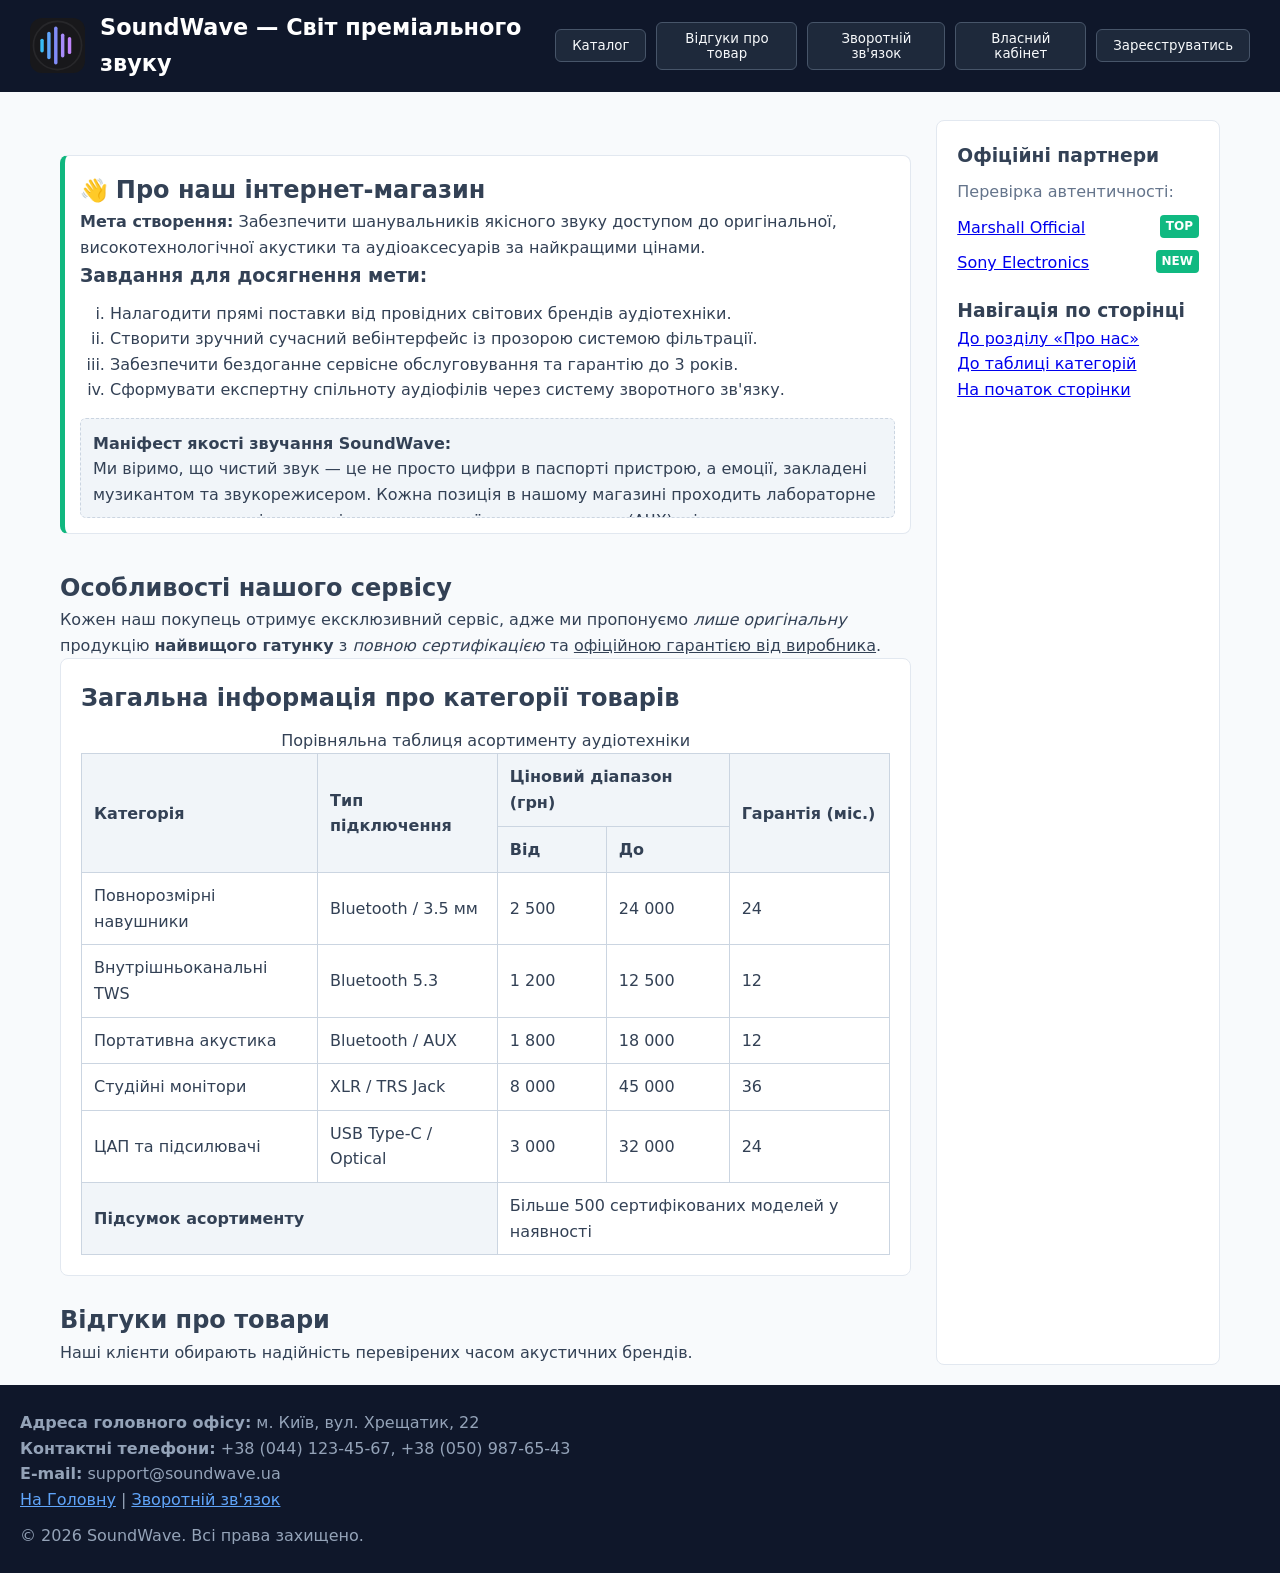
<file: lab1/index.html>
<!DOCTYPE html>
<html lang="uk">
<head>
    <meta charset="UTF-8">
    <meta name="viewport" content="width=device-width, initial-scale=1.0">
    <title>SoundWave - Інтернет-магазин аудіотехніки</title>
    <link rel="icon" type="image/svg+xml" href="logo.svg">
    
    <!-- Підключення скрипта клієнтської динаміки -->
    <script defer src="app.js"></script>

    <!-- 1. Підключення зовнішньої таблиці стилів (External CSS) -->
    <link rel="stylesheet" href="style.css">

    <!-- 2. Внутрішня таблиця стилів (Internal CSS) для демонстрації пріоритетності -->
    <style>
        /* Внутрішній стиль перевизначає колір рамки картки мети над зовнішнім файлом */
        .about-card {
            border-left: 5px solid hsl(160, 84%, 39%);
        }

        /* Використання властивості float для міні-бейджів у сайдбарі */
        .float-badge {
            float: right;
            background-color: rgb(16, 185, 129);
            color: #ffffff;
            font-size: 0.75rem;
            padding: 2px 6px;
            border-radius: 4px;
            font-weight: bold;
        }

        /* Очищення потоку після float */
        .clearfix::after {
            content: "";
            clear: both;
            display: table;
        }
    </style>
</head>
<body>

    <!-- Шапка сайту: абсолютно позиціонована з відступом 0 зверху (position: absolute; top: 0;) -->
    <header id="top" class="main-header">
        <div class="logo-box">
            <img src="logo.svg" alt="Логотип SoundWave" width="55" height="55">
            <h1>SoundWave — Світ преміального звуку</h1>
        </div>

        <nav class="header-nav">
            <ul>
                <li><a href="catalog.html"><button type="button">Каталог</button></a></li>
                <li><a href="#reviews"><button type="button">Відгуки про товар</button></a></li>
                <li><a href="feedback.html"><button type="button">Зворотній зв'язок</button></a></li>
                <li><button type="button">Власний кабінет</button></li>
                <li><button type="button">Зареєструватись</button></li>
            </ul>
        </nav>
    </header>

    <!-- Основний макет на базі модуля CSS Grid -->
    <div class="home-grid-container">
        
        <main>
            <!-- Блок опису мети та завдань: зовнішні відступи (35px) більші за внутрішні (15px) -->
            <section id="about" class="about-card">
                <h2>Про наш інтернет-магазин</h2>
                <p>
                    <strong>Мета створення:</strong> Забезпечити шанувальників якісного звуку доступом до оригінальної, високотехнологічної акустики та аудіоаксесуарів за найкращими цінами.
                </p>

                <h3>Завдання для досягнення мети:</h3>
                <ol type="i">
                    <li>Налагодити прямі поставки від провідних світових брендів аудіотехніки.</li>
                    <li>Створити зручний сучасний вебінтерфейс із прозорою системою фільтрації.</li>
                    <li>Забезпечити бездоганне сервісне обслуговування та гарантію до 3 років.</li>
                    <li>Сформувати експертну спільноту аудіофілів через систему зворотного зв'язку.</li>
                </ol>

                <!-- Елемент зі смугою прокручування (overflow) -->
                <div class="scrollable-content">
                    <h4>Маніфест якості звучання SoundWave:</h4>
                    <p>
                        Ми віримо, що чистий звук — це не просто цифри в паспорті пристрою, а емоції, закладені музикантом та звукорежисером. Кожна позиція в нашому магазині проходить лабораторне тестування на точність амплітудно-частотної характеристики (АЧХ), рівень спотворень та стійкість бездротового з'єднання. Наші фахівці готові допомогти вам підібрати ідеальну апаратуру для будь-якого сценарію: від поїздок у метро до студійної обробки звуку.
                    </p>
                </div>
            </section>

            <!-- Стилізоване речення -->
            <section id="features">
                <h2>Особливості нашого сервісу</h2>
                <p>
                    Кожен наш покупець отримує <span>ексклюзивний сервіс</span>, адже ми пропонуємо <i>лише оригінальну</i> продукцію <b>найвищого гатунку</b> з <em>повною сертифікацією</em> та <u>офіційною гарантією від виробника</u>.
                </p>
            </section>

            <!-- Блок з таблицею: при наведенні курсору зміщується вгору на 2% (transform: translateY(-2%)) -->
            <section id="catalog-overview" class="table-wrapper">
                <h2>Загальна інформація про категорії товарів</h2>

                <table>
                    <caption>Порівняльна таблиця асортименту аудіотехніки</caption>
                    <thead>
                        <tr>
                            <th rowspan="2">Категорія</th>
                            <th rowspan="2">Тип підключення</th>
                            <th colspan="2">Ціновий діапазон (грн)</th>
                            <th rowspan="2">Гарантія (міс.)</th>
                        </tr>
                        <tr>
                            <th>Від</th>
                            <th>До</th>
                        </tr>
                    </thead>
                    <tbody>
                        <tr>
                            <td>Повнорозмірні навушники</td>
                            <td>Bluetooth / 3.5 мм</td>
                            <td>2 500</td>
                            <td>24 000</td>
                            <td>24</td>
                        </tr>
                        <tr>
                            <td>Внутрішньоканальні TWS</td>
                            <td>Bluetooth 5.3</td>
                            <td>1 200</td>
                            <td>12 500</td>
                            <td>12</td>
                        </tr>
                        <tr>
                            <td>Портативна акустика</td>
                            <td>Bluetooth / AUX</td>
                            <td>1 800</td>
                            <td>18 000</td>
                            <td>12</td>
                        </tr>
                        <tr>
                            <td>Студійні монітори</td>
                            <td>XLR / TRS Jack</td>
                            <td>8 000</td>
                            <td>45 000</td>
                            <td>36</td>
                        </tr>
                        <tr>
                            <td>ЦАП та підсилювачі</td>
                            <td>USB Type-C / Optical</td>
                            <td>3 000</td>
                            <td>32 000</td>
                            <td>24</td>
                        </tr>
                    </tbody>
                    <tfoot>
                        <tr>
                            <th colspan="2">Підсумок асортименту</th>
                            <td colspan="3">Більше 500 сертифікованих моделей у наявності</td>
                        </tr>
                    </tfoot>
                </table>
            </section>

            <article id="reviews" style="margin-top: 25px;">
                <h2>Відгуки про товари</h2>
                <p>Наші клієнти обирають надійність перевірених часом акустичних брендів.</p>
            </article>
        </main>

        <!-- Сайдбар із посиланнями та демонстрацією float -->
        <aside class="sidebar">
            <h3>Офіційні партнери</h3>
            <p>Перевірка автентичності:</p>
            <ul style="list-style: none; margin-top: 10px;">
                <li class="clearfix" style="margin-bottom: 10px;">
                    <a href="https://www.marshallheadphones.com" target="_blank">Marshall Official</a>
                    <span class="float-badge">TOP</span>
                </li>
                <li class="clearfix" style="margin-bottom: 10px;">
                    <a href="https://electronics.sony.com" target="_blank">Sony Electronics</a>
                    <span class="float-badge">NEW</span>
                </li>
            </ul>

            <h3 style="margin-top: 20px;">Навігація по сторінці</h3>
            <ul>
                <li><a href="#about">До розділу «Про нас»</a></li>
                <li><a href="#catalog-overview">До таблиці категорій</a></li>
                <li><a href="#top">На початок сторінки</a></li>
            </ul>
        </aside>

    </div>

    <!-- Підвал сайту: виділення тексту підсилюється через 2 секунди -->
    <footer>
        <address>
            <p><strong>Адреса головного офісу:</strong> м. Київ, вул. Хрещатик, 22</p>
            <p><strong>Контактні телефони:</strong> +38 (044) 123-45-67, +38 (050) 987-65-43</p>
            <p><strong>E-mail:</strong> support@soundwave.ua</p>
            <p><a href="index.html">На Головну</a> | <a href="feedback.html">Зворотній зв'язок</a></p>
        </address>
        <p style="margin-top: 10px;">&copy; 2026 SoundWave. Всі права захищено.</p>
    </footer>

</body>
</html>
</file>
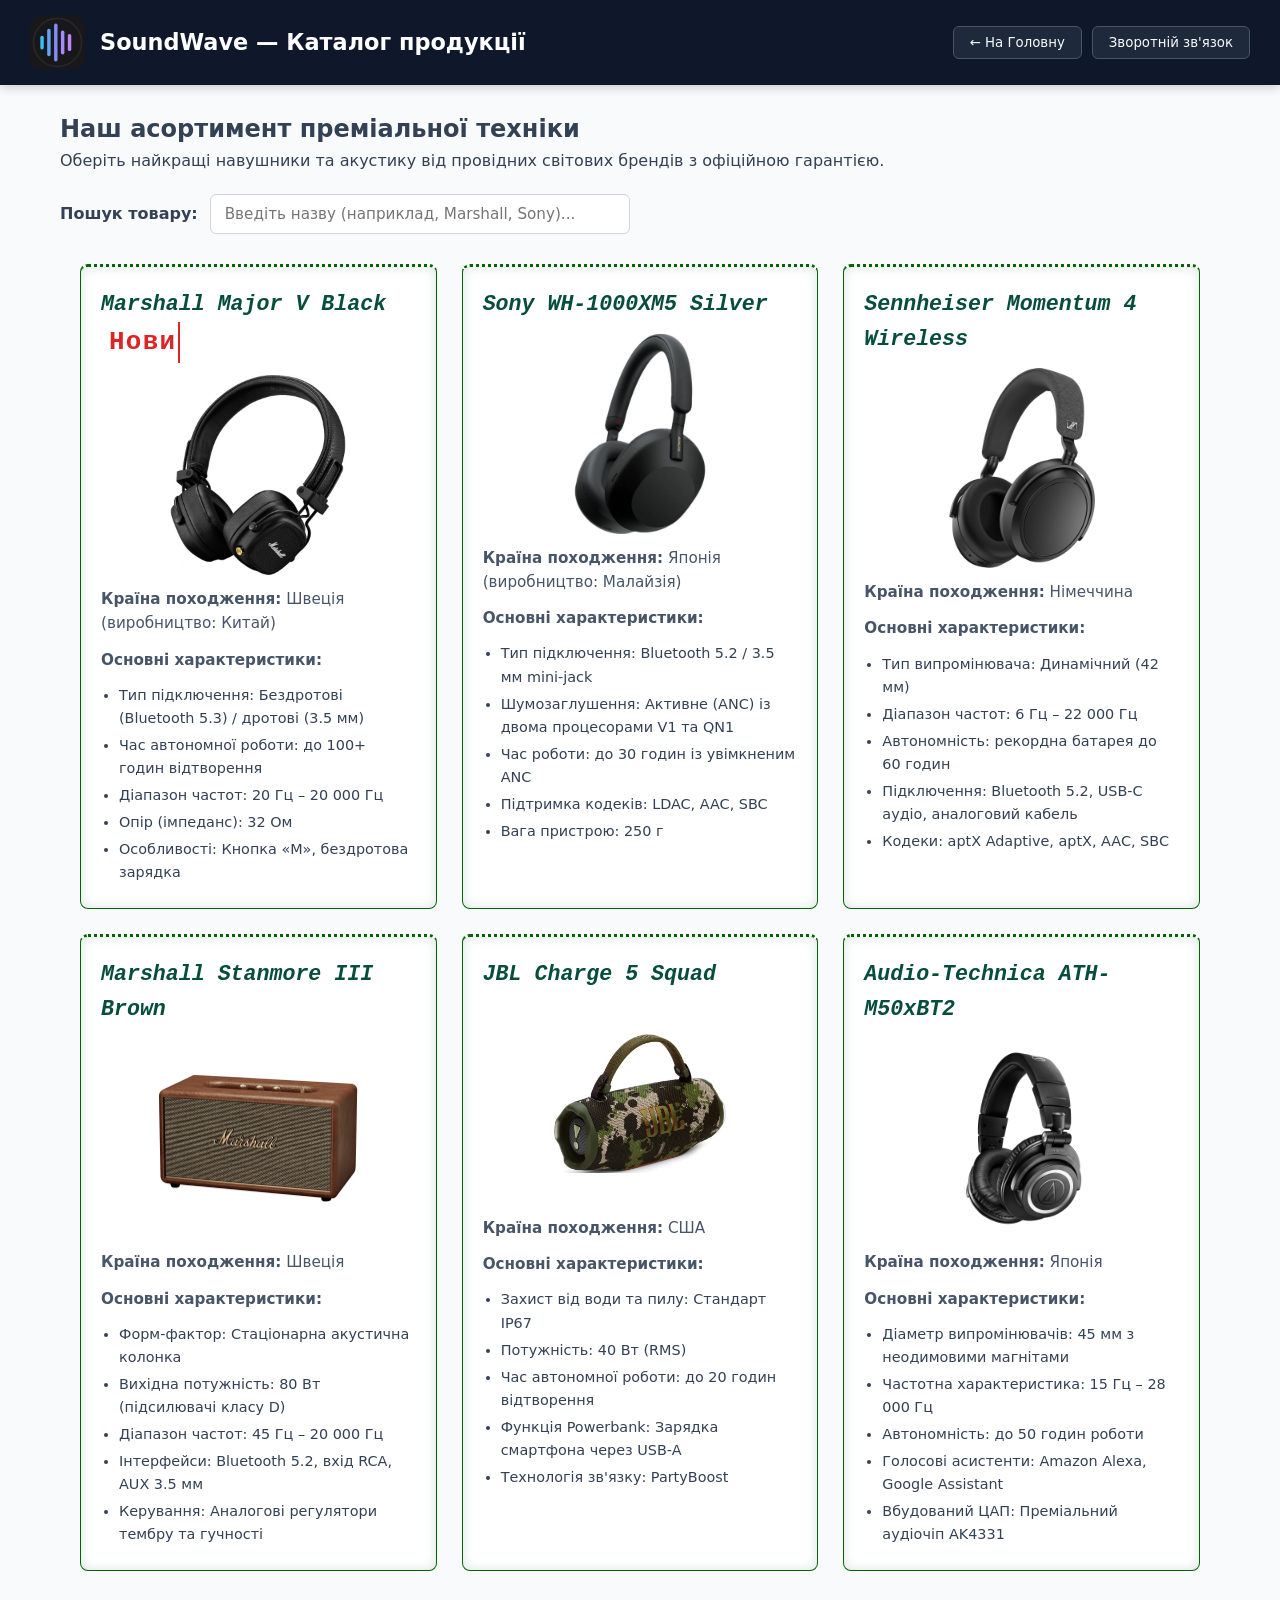
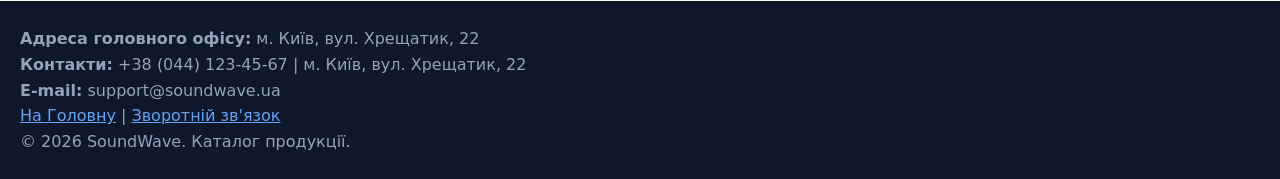
<file: lab1/catalog.html>
<!DOCTYPE html>
<html lang="uk">
<head>
    <meta charset="UTF-8">
    <meta name="viewport" content="width=device-width, initial-scale=1.0">
    <title>SoundWave - Каталог товарів</title>
    <link rel="icon" type="image/svg+xml" href="logo.svg">
    
    <script defer src="app.js"></script>
    <!-- Підключення зовнішньої таблиці стилів -->
    <link rel="stylesheet" href="style.css">

    <!-- Внутрішня таблиця стилів (Internal CSS) -->
    <style>
        /* Додаткове вирівнювання списку характеристик усередині карток */
        .product-card ul {
            margin-left: 18px;
            font-size: 0.9rem;
            color: #334155;
        }

        .product-card ul li {
            margin-bottom: 4px;
        }

        /* Адаптація відступу зверху через фіксовану шапку */
        body.catalog-page {
            padding-top: 110px;
        }
    </style>
</head>
<body class="catalog-page">

    <!-- Шапка сайту: фіксована зверху (position: fixed; top: 0;) -->
    <header class="fixed-catalog-header">
        <div class="logo-box">
            <img src="logo.svg" alt="Логотип SoundWave" width="55" height="55">
            <h1>SoundWave — Каталог продукції</h1>
        </div>

        <nav class="header-nav">
            <ul>
                <li><a href="index.html"><button type="button">&larr; На Головну</button></a></li>
                <li><a href="feedback.html"><button type="button">Зворотній зв'язок</button></a></li>
            </ul>
        </nav>
    </header>

    <main>
        <section style="max-width: 1200px; margin: 0 auto; padding: 0 20px;">
            <h2>Наш асортимент преміальної техніки</h2>
            <p>Оберіть найкращі навушники та акустику від провідних світових брендів з офіційною гарантією.</p>

            <!-- Поле пошуку товарів за назвою -->
            <div class="catalog-search-box">
                <label for="catalog-search"><strong>Пошук товару:</strong></label>
                <input type="text" id="catalog-search" placeholder="Введіть назву (наприклад, Marshall, Sony)...">
            </div>

            <!-- Сітка товарів на базі CSS Grid Layout -->
            <div class="catalog-grid">

                <!-- Товар 1 -->
                <article class="product-card">
                    <h3> Marshall Major V Black</h3>
                    <img class="product-img" src="images/marshall5.jpg" alt="Навушники Marshall Major V" width="200" height="200">
                    <p><strong>Країна походження:</strong> Швеція (виробництво: Китай)</p>
                    <p><strong>Основні характеристики:</strong></p>
                    <ul>
                        <li>Тип підключення: Бездротові (Bluetooth 5.3) / дротові (3.5 мм)</li>
                        <li>Час автономної роботи: до 100+ годин відтворення</li>
                        <li>Діапазон частот: 20 Гц – 20 000 Гц</li>
                        <li>Опір (імпеданс): 32 Ом</li>
                        <li>Особливості: Кнопка «M», бездротова зарядка</li>
                    </ul>
                </article>

                <!-- Товар 2 -->
                <article class="product-card">
                    <h3> Sony WH-1000XM5 Silver</h3>
                    <img class="product-img" src="images/sony.webp" alt="Навушники Sony WH-1000XM5" width="200" height="200">
                    <p><strong>Країна походження:</strong> Японія (виробництво: Малайзія)</p>
                    <p><strong>Основні характеристики:</strong></p>
                    <ul>
                        <li>Тип підключення: Bluetooth 5.2 / 3.5 мм mini-jack</li>
                        <li>Шумозаглушення: Активне (ANC) із двома процесорами V1 та QN1</li>
                        <li>Час роботи: до 30 годин із увімкненим ANC</li>
                        <li>Підтримка кодеків: LDAC, AAC, SBC</li>
                        <li>Вага пристрою: 250 г</li>
                    </ul>
                </article>

                <!-- Товар 3 -->
                <article class="product-card">
                    <h3> Sennheiser Momentum 4 Wireless</h3>
                    <img class="product-img" src="images/sennheiser.webp" alt="Навушники Sennheiser Momentum 4" width="200" height="200">
                    <p><strong>Країна походження:</strong> Німеччина</p>
                    <p><strong>Основні характеристики:</strong></p>
                    <ul>
                        <li>Тип випромінювача: Динамічний (42 мм)</li>
                        <li>Діапазон частот: 6 Гц – 22 000 Гц</li>
                        <li>Автономність: рекордна батарея до 60 годин</li>
                        <li>Підключення: Bluetooth 5.2, USB-C аудіо, аналоговий кабель</li>
                        <li>Кодеки: aptX Adaptive, aptX, AAC, SBC</li>
                    </ul>
                </article>

                <!-- Товар 4 -->
                <article class="product-card">
                    <h3> Marshall Stanmore III Brown</h3>
                    <img class="product-img" src="images/MarshallStanmore.jpg" alt="Акустика Marshall Stanmore III" width="200" height="150">
                    <p><strong>Країна походження:</strong> Швеція</p>
                    <p><strong>Основні характеристики:</strong></p>
                    <ul>
                        <li>Форм-фактор: Стаціонарна акустична колонка</li>
                        <li>Вихідна потужність: 80 Вт (підсилювачі класу D)</li>
                        <li>Діапазон частот: 45 Гц – 20 000 Гц</li>
                        <li>Інтерфейси: Bluetooth 5.2, вхід RCA, AUX 3.5 мм</li>
                        <li>Керування: Аналогові регулятори тембру та гучності</li>
                    </ul>
                </article>

                <!-- Товар 5 -->
                <article class="product-card">
                    <h3> JBL Charge 5 Squad</h3>
                    <img class="product-img" src="images/JBLCharge5Squad.webp" alt="Колонка JBL Charge 5" width="200" height="150">
                    <p><strong>Країна походження:</strong> США</p>
                    <p><strong>Основні характеристики:</strong></p>
                    <ul>
                        <li>Захист від води та пилу: Стандарт IP67</li>
                        <li>Потужність: 40 Вт (RMS)</li>
                        <li>Час автономної роботи: до 20 годин відтворення</li>
                        <li>Функція Powerbank: Зарядка смартфона через USB-A</li>
                        <li>Технологія зв'язку: PartyBoost</li>
                    </ul>
                </article>

                <!-- Товар 6 -->
                <article class="product-card">
                    <h3> Audio-Technica ATH-M50xBT2</h3>
                    <img class="product-img" src="images/Audio-Technica.png" alt="Навушники Audio-Technica ATH-M50xBT2" width="200" height="200">
                    <p><strong>Країна походження:</strong> Японія</p>
                    <p><strong>Основні характеристики:</strong></p>
                    <ul>
                        <li>Діаметр випромінювачів: 45 мм з неодимовими магнітами</li>
                        <li>Частотна характеристика: 15 Гц – 28 000 Гц</li>
                        <li>Автономність: до 50 годин роботи</li>
                        <li>Голосові асистенти: Amazon Alexa, Google Assistant</li>
                        <li>Вбудований ЦАП: Преміальний аудіочіп AK4331</li>
                    </ul>
                </article>

            </div>
        </section>
    </main>

    <!-- Підвал сайту -->
    <footer>
        <p><strong>Адреса головного офісу:</strong> м. Київ, вул. Хрещатик, 22</p>
        <p><strong>Контакти:</strong> +38 (044) 123-45-67 | м. Київ, вул. Хрещатик, 22</p>
        <p><strong>E-mail:</strong> support@soundwave.ua</p>
        <p><a href="index.html">На Головну</a> | <a href="feedback.html">Зворотній зв'язок</a></p>
        <p>&copy; 2026 SoundWave. Каталог продукції.</p>
    </footer>

</body>
</html>
</file>
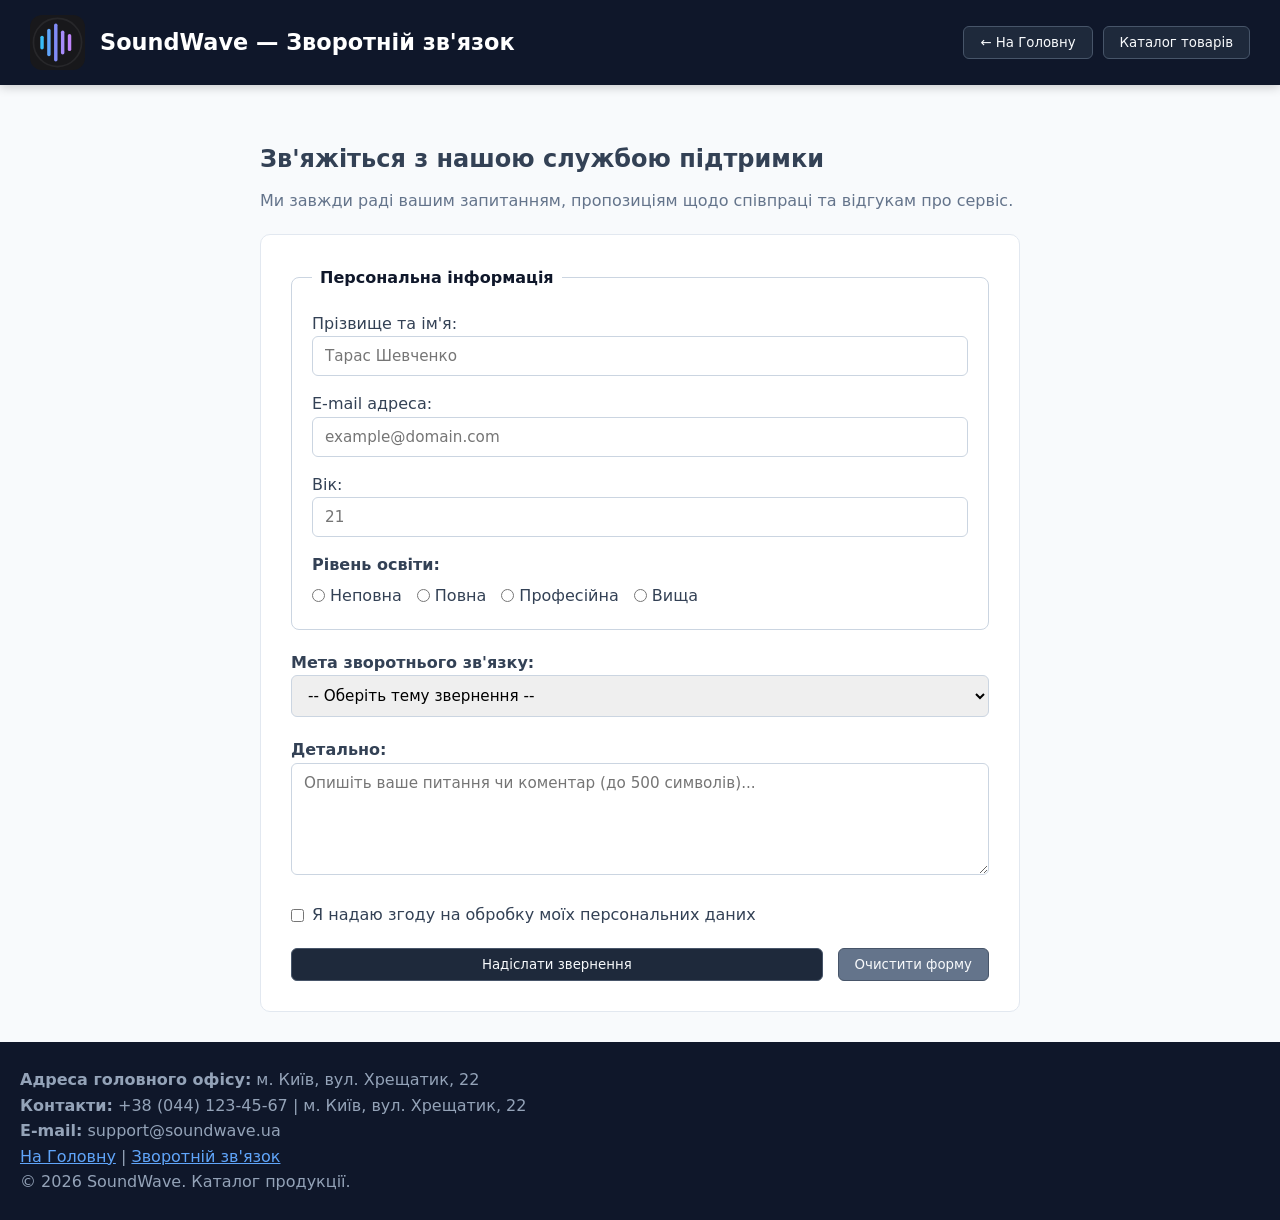
<file: lab1/feedback.html>
<!DOCTYPE html>
<html lang="uk">
<head>
    <meta charset="UTF-8">
    <meta name="viewport" content="width=device-width, initial-scale=1.0">
    <title>SoundWave - Зворотній зв'язок</title>
    <link rel="icon" type="image/svg+xml" href="logo.svg">

    <script defer src="app.js"></script>
    <!-- Підключення зовнішньої таблиці стилів -->
    <link rel="stylesheet" href="style.css">

    <!-- Внутрішня таблиця стилів для демонстрації пріоритетності та додаткових Flex-властивостей -->
    <style>
        /* Стилізація радіокнопок у Flex-контейнер */
        .radio-group {
            display: flex;
            flex-wrap: wrap;
            gap: 15px;
            margin-top: 5px;
        }

        .radio-group label {
            display: flex;
            align-items: center;
            gap: 5px;
            cursor: pointer;
        }

        /* Демонстрація align-self та order для елементів форми */
        .agreement-box {
            align-self: flex-start;
            order: 5;
            display: flex;
            align-items: center;
            gap: 8px;
        }

        /* Адаптація відступу зверху для форми під фіксовану компактну шапку */
        body.catalog-page {
            padding-top: 110px;
        }
    </style>
</head>
<body class="catalog-page">

    <!-- Шапка сайту: така ж фіксована та компактна, як у каталозі -->
    <header class="fixed-catalog-header">
        <div class="logo-box">
            <img src="logo.svg" alt="Логотип SoundWave" width="55" height="55">
            <h1>SoundWave — Зворотній зв'язок</h1>
        </div>

        <nav class="header-nav">
            <ul>
                <li><a href="index.html"><button type="button">&larr; На Головну</button></a></li>
                <li><a href="catalog.html"><button type="button">Каталог товарів</button></a></li>
            </ul>
        </nav>
    </header>

    <main class="feedback-container">
        <section>
            <h2 style="margin-bottom: 10px;">Зв'яжіться з нашою службою підтримки</h2>
            <p style="margin-bottom: 20px; color: #64748b;">
                Ми завжди раді вашим запитанням, пропозиціям щодо співпраці та відгукам про сервіс.
            </p>

            <!-- Основна форма: Flex-контейнер (клас .flex-form описаний у style.css) -->
            <form action="#" method="post" class="flex-form">

                <!-- Flex-елемент: Групування полів "Персональна інформація" -->
                <fieldset class="flex-fieldset" style="order: 1;">
                    <legend style="font-weight: bold; padding: 0 8px; color: #0f172a;">Персональна інформація</legend>

                    <p>
                        <label for="fullname">Прізвище та ім'я:</label>
                        <input type="text" id="fullname" name="fullname" placeholder="Тарас Шевченко" required>
                    </p>

                    <p>
                        <label for="email">E-mail адреса:</label>
                        <input type="email" id="email" name="email" placeholder="example@domain.com" required>
                    </p>

                    <p>
                        <label for="age">Вік:</label>
                        <input type="number" id="age" name="age" min="1" max="120" placeholder="21" required>
                    </p>

                    <div>
                        <strong>Рівень освіти:</strong>
                        <div class="radio-group">
                            <label><input type="radio" name="education" value="incomplete_secondary" required> Неповна</label>
                            <label><input type="radio" name="education" value="full_secondary"> Повна</label>
                            <label><input type="radio" name="education" value="vocational"> Професійна</label>
                            <label><input type="radio" name="education" value="higher"> Вища</label>
                        </div>
                    </div>
                </fieldset>

                <!-- Flex-елемент: Мета звернення -->
                <p style="order: 2; flex-grow: 1;">
                    <label for="feedback-purpose"><strong>Мета зворотнього зв'язку:</strong></label>
                    <select id="feedback-purpose" name="feedback_purpose" required>
                        <option value="" disabled selected>-- Оберіть тему звернення --</option>
                        <option value="cooperation">Співпраця</option>
                        <option value="copyright_complaint">Скарга на порушення права власності</option>
                        <option value="proposal">Пропозиція</option>
                        <option value="bug_report">Наявність помилки</option>
                    </select>
                </p>

                <!-- Flex-елемент: Текстове поле "Детально" -->
                <p style="order: 3; flex-grow: 1;">
                    <label for="details"><strong>Детально:</strong></label>
                    <textarea id="details" name="details" rows="5" cols="45" maxlength="500" placeholder="Опишіть ваше питання чи коментар (до 500 символів)..." required></textarea>
                </p>

                <!-- Flex-елемент: Згода на обробку -->
                <p class="agreement-box">
                    <input type="checkbox" id="agreement" name="agreement" required>
                    <label for="agreement">Я надаю згоду на обробку моїх персональних даних</label>
                </p>

                <!-- Flex-елемент: Кнопки відправлення та скидання -->
                <div class="btn-group">
                    <button type="submit" style="flex-grow: 1;">Надіслати звернення</button>
                    <button type="reset" style="background-color: #64748b;">Очистити форму</button>
                </div>

            </form>
        </section>
    </main>

    <!-- Підвал сайту -->
     <footer>
        <p><strong>Адреса головного офісу:</strong> м. Київ, вул. Хрещатик, 22</p>
        <p><strong>Контакти:</strong> +38 (044) 123-45-67 | м. Київ, вул. Хрещатик, 22</p>
        <p><strong>E-mail:</strong> support@soundwave.ua</p>
        <p><a href="index.html">На Головну</a> | <a href="feedback.html">Зворотній зв'язок</a></p>
        <p>&copy; 2026 SoundWave. Каталог продукції.</p>
    </footer>

</body>
</html>
</file>
<file: lab1/style.css>
/* ==========================================================================
   Лабораторна робота №2 та №4: СТИЛІЗАЦІЯ ЗАСОБАМИ CSS (Варіант 1)
   Стиль дизайну: Мінімалізм / Hi-tech
   ========================================================================== */

/* 1. Селектор :root та глобальні змінні */
:root {
    --primary-color: #0f172a;               /* HEX */
    --accent-green: darkgreen;              /* Назва кольору */
    --accent-rgb: rgb(16, 185, 129);        /* RGB */
    --accent-hsl: hsl(160, 84%, 39%);       /* HSL */
    --font-main: system-ui, -apple-system, 'Segoe UI', Roboto, sans-serif; /* Шрифт 1 */
    --font-mono: 'Courier New', Courier, monospace;                       /* Шрифт 2 */
}

/* 2. Універсальний селектор (скидання базових відступів) */
*, *::before, *::after {
    box-sizing: border-box;
    margin: 0;
    padding: 0;
}

html, body {
    width: 100%;
    overflow-x: hidden; /* Запобігає білим смугам збоку при переповненні контенту */
}

/* Селектор елементу body */
body {
    font-family: var(--font-main);
    background-color: #f8fafc;
    color: #334155;
    line-height: 1.6;
    padding-top: 100px; /* Компенсація для позиціонованого header на десктопі */
    margin: 0;
    min-height: 100vh;
    display: flex;
    flex-direction: column;
}

/* ==========================================================================
   ГОЛОВНА СТОРІНКА (index.html)
   ========================================================================== */

/* Блок "Назва та логотип" абсолютно позиціонований з 0 відступом зверху */
.main-header {
    position: absolute;
    top: 0;
    left: 0;
    width: 100%;
    min-height: 90px;
    background-color: var(--primary-color);
    color: #ffffff;
    display: flex;
    justify-content: space-between;
    align-items: center;
    padding: 10px 30px;
    z-index: 1000;
    overflow: hidden;
}

.logo-box {
    display: flex;
    align-items: center;
    gap: 15px;
    position: relative;
    z-index: 10;
}

/* Селектор дочірніх елементів (комбінатор >) */
.logo-box > h1 {
    font-size: 1.4rem;
    font-weight: 700;
}

.header-nav {
    position: relative;
    z-index: 10;
}

.header-nav ul {
    list-style: none;
    display: flex;
    flex-wrap: nowrap;
    gap: 10px;
    margin: 0;
    padding: 0;
}

/* Стилізація кнопок з ефектом переходу */
button {
    font-family: var(--font-main);
    padding: 8px 16px;
    background-color: #1e293b;
    color: #f8fafc;
    border: 1px solid #475569;
    -webkit-border-radius: 6px;
    -moz-border-radius: 6px;
    border-radius: 6px;
    cursor: pointer;
    transition: background-color 0.3s ease, border-color 0.3s ease, box-shadow 0.3s ease;
}

button:hover {
    background-color: var(--accent-rgb);
    border-color: #059669;
    -webkit-box-shadow: 0 4px 12px rgba(16, 185, 129, 0.4);
    -moz-box-shadow: 0 4px 12px rgba(16, 185, 129, 0.4);
    box-shadow: 0 4px 12px rgba(16, 185, 129, 0.4);
}

/* Grid Layout для головної сторінки */
.home-grid-container {
    display: grid;
    grid-template-columns: 3fr 1fr;
    gap: 25px;
    max-width: 1200px;
    margin: 20px auto;
    padding: 0 20px;
    width: 100%;
}

.home-grid-container > main {
    min-width: 0;
    width: 100%;
    overflow: hidden;
}

/* Блок опису мети та списку завдань */
.about-card {
    background-color: #ffffff;
    border: 1px solid #e2e8f0;
    border-radius: 8px;
    padding: 15px;
    margin: 35px 0;
    position: relative;
}

/* Псевдоелемент ::before: контент із привітним емодзі перед описом мети */
.about-card h2::before {
    content: "👋 ";
    font-size: 1.4rem;
}

/* Список завдань з римською нумерацією */
.about-card ol {
    margin-left: 30px;
    margin-top: 10px;
}

/* Елемент зі смугою прокручування (властивість overflow) */
.scrollable-content {
    height: 100px;
    overflow-y: scroll;
    background-color: #f1f5f9;
    padding: 12px;
    border-radius: 6px;
    margin-top: 15px;
    border: 1px dashed #cbd5e1;
}

/* Навігація в сайдбарі по центру */
.sidebar ul:last-of-type {
    list-style: none;
    padding-left: 0;
}

/* Таблиця характеристик */
.table-wrapper {
    background-color: #ffffff;
    padding: 20px;
    border-radius: 8px;
    border: 1px solid #e2e8f0;
    transition: transform 0.3s ease;
    width: 100%;
    max-width: 100%;
    overflow-x: auto !important;
    display: block;
    -webkit-overflow-scrolling: touch;
}

.table-wrapper:hover {
    transform: translateY(-2%);
}

table {
    width: 100%;
    border-collapse: collapse;
    margin-top: 10px;
    min-width: 580px !important;
    display: table;
}

th, td {
    padding: 10px 12px;
    text-align: left;
    border: 1px solid #cbd5e1;
}

th {
    background-color: #f1f5f9;
    font-weight: 600;
}

/* Сайдбар з використанням float */
.sidebar {
    background-color: #ffffff;
    border: 1px solid #e2e8f0;
    border-radius: 8px;
    padding: 20px;
}

h3 + p {
    margin-top: 8px;
    color: #64748b;
}

/* Підвал сторінки */
footer {
    background-color: var(--primary-color);
    color: #94a3b8;
    padding: 25px 20px;
    margin-top: auto;
    position: static;
    width: 100%;
}

footer a {
    color: #60a5fa;
    text-decoration: underline;
}

footer a:visited,
.catalog-page a:visited,
.sidebar a:visited {
    color: #15803d;
}

footer a:hover {
    color: var(--accent-rgb);
}

footer address {
    font-style: normal;
}

footer address ::selection {
    background-color: #fde047;
    color: #0f172a;
}

footer address p:active {
    animation: amplify-text 0.4s ease forwards;
    animation-delay: 2s;
}

@keyframes amplify-text {
    0% {
        transform: scale(1);
        background-color: transparent;
    }
    100% {
        transform: scale(1.1);
        transform-origin: left center;
        background-color: rgba(253, 224, 71, 0.2);
        padding-left: 6px;
        border-radius: 4px;
    }
}

/* ==========================================================================
   СТОРІНКА «КАТАЛОГ» ТА «ЗВОРОТНІЙ ЗВ'ЯЗОК»
   ========================================================================== */

/* Блок назви та логотипу фіксований зверху */
.fixed-catalog-header {
    position: fixed;
    top: 0;
    left: 0;
    width: 100%;
    min-height: 85px;
    background-color: var(--primary-color);
    color: #ffffff;
    display: flex;
    justify-content: space-between;
    align-items: center;
    padding: 10px 30px;
    z-index: 9999;
    box-shadow: 0 2px 10px rgba(0,0,0,0.2);
}

/* Сітка каталогу на базі CSS Grid */
.catalog-grid {
    display: grid;
    grid-template-columns: repeat(auto-fill, minmax(300px, 1fr));
    gap: 25px;
    max-width: 1200px;
    margin: 30px auto;
    padding: 0 20px;
    width: 100%;
}

/* Картка товару */
.product-card {
    background-color: #ffffff;
    border: 1px solid var(--accent-green);
    border-top: 3px dotted var(--accent-green);
    -webkit-box-shadow: inset 0 0 12px rgba(6, 78, 59, 0.15);
    -moz-box-shadow: inset 0 0 12px rgba(6, 78, 59, 0.15);
    box-shadow: inset 0 0 12px rgba(6, 78, 59, 0.15);
    -webkit-border-radius: 8px;
    -moz-border-radius: 8px;
    border-radius: 8px;
    padding: 20px;
    display: flex;
    flex-direction: column;
    gap: 12px;
}

.product-card h3 {
    font-size: 1.35rem;
    font-weight: 800;
    font-style: italic;
    color: #064e3b;
    font-family: var(--font-mono);
}

.product-card p {
    font-size: 0.95rem;
    color: #475569;
}

.product-img {
    width: 200px;
    height: 200px;
    object-fit: contain; 
    margin: 0 auto;
    border-radius: 6px;
    display: block;
    filter: sepia(0%) contrast(100%) brightness(100%);
    -webkit-filter: sepia(0%) contrast(100%) brightness(100%);
    transition: filter 0.3s ease;
    cursor: pointer;
}

.product-img:hover {
    animation-name: vintage-photo;
    animation-duration: 1.2s;
    animation-iteration-count: infinite;
    animation-direction: alternate;
    animation-timing-function: ease-in-out;
}

@keyframes vintage-photo {
    0% {
        filter: sepia(20%) contrast(105%) brightness(98%);
        -webkit-filter: sepia(20%) contrast(105%) brightness(98%);
    }
    50% {
        filter: sepia(70%) contrast(125%) brightness(90%) hue-rotate(-10deg);
        -webkit-filter: sepia(70%) contrast(125%) brightness(90%) hue-rotate(-10deg);
    }
    100% {
        filter: sepia(95%) contrast(140%) brightness(85%) saturate(80%);
        -webkit-filter: sepia(95%) contrast(140%) brightness(85%) saturate(80%);
        transform: scale(1.02);
    }
}

/* ==========================================================================
   СТОРІНКА «ЗВОРОТНІЙ ЗВ'ЯЗОК» (feedback.html)
   ========================================================================== */

.feedback-container {
    max-width: 800px;
    margin: 30px auto;
    padding: 0 20px;
    width: 100%;
}

.flex-form {
    display: flex;
    flex-flow: column nowrap;
    justify-content: flex-start;
    align-items: stretch;
    background-color: #ffffff;
    border: 1px solid #e2e8f0;
    border-radius: 10px;
    padding: 30px;
    gap: 20px;
}

.flex-fieldset {
    display: flex;
    flex-direction: column;
    gap: 15px;
    border: 1px solid #cbd5e1;
    border-radius: 8px;
    padding: 20px;
}

input[type="text"],
input[type="email"],
input[type="number"],
select,
textarea {
    width: 100%;
    padding: 10px 12px;
    border: 1px solid #cbd5e1;
    border-radius: 6px;
    font-family: inherit;
    font-size: 0.95rem;
}

.btn-group {
    display: flex;
    gap: 15px;
    order: 6;
    flex-grow: 1;
    align-self: flex-start;
    width: 100%;
}

input:focus, select:focus, textarea:focus {
    outline: none;
    border-color: var(--accent-rgb);
    box-shadow: 0 0 0 3px rgba(16, 185, 129, 0.2);
}

/* ==========================================================================
   СПЕЦИФІЧНІ СТИЛІ ДЛЯ ЛАБОРАТОРНОЇ РОБОТИ № 4
   ========================================================================== */

/* 1. Падаючі товари в шапці (index.html) */
.falling-container {
    position: absolute !important;
    top: 0 !important;
    left: 0 !important;
    width: 100% !important;
    height: 100% !important;
    pointer-events: none !important;
    z-index: 1 !important;
    overflow: hidden !important;
}

.falling-product-item {
    position: absolute !important;
    top: -50px;
    width: auto;
    object-fit: contain;
    opacity: 0;
    pointer-events: none;
    z-index: 1 !important;
    animation-name: fall-down;
    animation-timing-function: linear;
    animation-iteration-count: 1;
    animation-fill-mode: forwards;
}

@keyframes fall-down {
    0% {
        top: -45px;
        opacity: 0;
        transform: translateY(0) scale(0.85) rotate(0deg);
    }
    15% {
        opacity: 0.85;
    }
    85% {
        opacity: 0.85;
    }
    100% {
        top: 100%;
        opacity: 0;
        transform: translateY(10px) scale(1) rotate(15deg);
    }
}

/* 2. Самонабірний текст "Новинка!" (catalog.html) */
.typewriter-badge {
    color: #dc2626;
    display: inline-block;
    margin-left: 8px;
    font-size: 1.2em;
    font-weight: 900;
    font-style: normal;
    letter-spacing: 0.05em;
    border-right: 2px solid #dc2626;
    padding-right: 2px;
    animation: blink-caret 0.75s step-end infinite;
}

@keyframes blink-caret {
    from, to { border-color: transparent; }
    50% { border-color: #dc2626; }
}

/* 3. Поле пошуку товарів у каталозі (catalog.html) */
.catalog-search-box {
    margin: 20px 0;
    display: flex;
    align-items: center;
    gap: 12px;
}

.catalog-search-box input {
    max-width: 420px;
    padding: 10px 14px;
    border: 1px solid #cbd5e1;
    border-radius: 6px;
    font-size: 0.95rem;
    outline: none;
    transition: border-color 0.2s ease, box-shadow 0.2s ease;
}

.catalog-search-box input:focus {
    border-color: var(--accent-rgb);
    box-shadow: 0 0 0 3px rgba(16, 185, 129, 0.25);
}

/* 4. Тултіп і підсвітка поля "Детально" (feedback.html) */
.details-field-wrapper {
    position: relative;
    width: 100%;
}

textarea#details.details-hovered {
    background-color: #f0fdf4 !important;
    border: 2px solid var(--accent-green) !important;
    box-shadow: 0 4px 14px rgba(6, 78, 59, 0.25) !important;
    transition: background-color 0.3s ease, border-color 0.3s ease, box-shadow 0.3s ease;
}

.feedback-tooltip {
    position: absolute;
    top: 50%;
    left: calc(100% + 15px);
    transform: translateY(-50%);
    width: 260px;
    background-color: #0f172a;
    color: #ffffff;
    font-size: 0.82rem;
    line-height: 1.4;
    padding: 10px 14px;
    border-radius: 6px;
    box-shadow: 0 8px 20px rgba(0, 0, 0, 0.25);
    pointer-events: none;
    opacity: 0;
    visibility: hidden;
    transition: opacity 0.3s ease, visibility 0.3s ease, transform 0.3s ease;
    z-index: 100;
}

.feedback-tooltip::before {
    content: "";
    position: absolute;
    top: 50%;
    right: 100%;
    transform: translateY(-50%);
    border-width: 6px;
    border-style: solid;
    border-color: transparent #0f172a transparent transparent;
}

.feedback-tooltip.tooltip-visible {
    opacity: 1;
    visibility: visible;
    transform: translateY(-50%) translateX(5px);
}

/* 5. Десктопний стан навігації */
.main-header .header-nav.nav-horizontal-top ul {
    display: flex;
    flex-direction: row;
    align-items: center;
    gap: 10px;
}

/* ==========================================================================
   АДАПТИВНІСТЬ ДЛЯ МОБІЛЬНИХ ПРИСТРОЇВ (<= 768px)
   ========================================================================== */

@media (max-width: 768px) {
    /* 1. Відступи для body */
    body {
        padding-top: 250px !important;
    }

    body.catalog-page {
        padding-top: 155px !important;
    }

    /* Шапка: логотип зліва, кнопки компактно справа в один рівень */
    .main-header {
        position: absolute;
        top: 0;
        left: 0;
        width: 100%;
        min-height: 230px;
        height: auto;
        padding: 15px 12px;
        display: flex;
        flex-direction: row;        /* Дві колонки */
        justify-content: space-between;
        align-items: flex-start;
        overflow: hidden !important;
    }

    /* Ліва колонка: логотип і назва */
    .main-header .logo-box {
        display: flex;
        align-items: center;
        gap: 8px;
        flex: 1 1 auto;
        max-width: calc(100% - 150px);
        margin-top: 2px;
    }

    .main-header .logo-box img {
        width: 32px;
        height: 32px;
        flex-shrink: 0;
    }

    .main-header .logo-box > h1 {
        font-size: 0.95rem;
        line-height: 1.25;
        font-weight: 700;
        margin: 0;
    }

    /* Права колонка: навігаційне меню вертикально праворуч */
    .main-header .header-nav.nav-vertical-right {
        width: 125px !important;
        flex: 0 0 125px !important;
        display: flex;
        justify-content: flex-end;
        margin: 0;
    }

    .main-header .header-nav.nav-vertical-right ul {
        display: flex !important;
        flex-direction: column !important;
        flex-wrap: nowrap !important;
        align-items: stretch !important;
        gap: 6px !important;
        width: 100% !important;
        padding: 0;
        margin: 0;
    }

    .main-header .header-nav.nav-vertical-right li {
        width: 100%;
        list-style: none;
    }

    .main-header .header-nav.nav-vertical-right a {
        display: block;
        width: 100%;
        text-decoration: none;
    }

    .main-header .header-nav.nav-vertical-right button {
        display: block;
        width: 100% !important;
        padding: 6px 8px !important;
        font-size: 0.72rem !important;
        text-align: center;
        white-space: nowrap;
        background-color: #1e293b;
        border: 1px solid #475569;
        border-radius: 5px;
    }

    /* Каталог та Зворотній зв'язок: логотип зверху по центру, кнопки горизонтально внизу під ним */
    .fixed-catalog-header {
        position: fixed;
        top: 0;
        left: 0;
        width: 100%;
        height: auto;
        min-height: auto;
        padding: 12px 10px;
        display: flex;
        flex-direction: column;    /* Текст зверху, кнопки під ним */
        align-items: center;
        justify-content: center;
        gap: 10px;
    }

    .fixed-catalog-header .logo-box {
        display: flex;
        align-items: center;
        justify-content: center;
        gap: 8px;
        width: 100%;
        text-align: center;
    }

    .fixed-catalog-header .logo-box img {
        width: 32px;
        height: 32px;
    }

    .fixed-catalog-header .logo-box > h1 {
        font-size: 1.05rem;
    }

    .fixed-catalog-header .header-nav {
        width: 100%;
    }

    .fixed-catalog-header .header-nav ul {
        display: flex !important;
        flex-direction: row !important; /* Горизонтально в один рядок */
        flex-wrap: nowrap !important;
        justify-content: center !important;
        gap: 10px !important;
        width: 100%;
    }

    .fixed-catalog-header .header-nav li {
        list-style: none;
    }

    .fixed-catalog-header .header-nav button {
        padding: 6px 12px;
        font-size: 0.8rem;
        white-space: nowrap;
    }

    /* Сітка контенту головної сторінки */
    .home-grid-container {
        grid-template-columns: 1fr;
        gap: 15px;
        padding: 0 10px;
        margin: 10px auto;
        width: 100%;
    }

    .about-card {
        margin: 10px 0;
        padding: 15px 12px;
    }

    .table-wrapper {
        padding: 12px;
        width: 100% !important;
        max-width: 100% !important;
        box-sizing: border-box !important;
        overflow-x: auto !important;
        display: block !important;
    }

    .table-wrapper::-webkit-scrollbar {
        height: 6px;
    }
    .table-wrapper::-webkit-scrollbar-track {
        background: #f1f5f9;
        border-radius: 4px;
    }
    .table-wrapper::-webkit-scrollbar-thumb {
        background: #94a3b8;
        border-radius: 4px;
    }

    table {
        min-width: 450px;
    }

    .catalog-grid {
        grid-template-columns: 1fr;
        gap: 15px;
        padding: 0 10px;
    }

    .product-card {
        padding: 15px;
    }

    .flex-form {
        padding: 15px;
        gap: 15px;
    }

    .btn-group {
        flex-direction: column;
    }

    .btn-group button {
        width: 100%;
    }

    .feedback-tooltip {
        top: calc(100% + 10px);
        left: 0;
        transform: none;
        width: 100%;
    }

    .feedback-tooltip::before {
        top: -12px;
        left: 20px;
        border-color: transparent transparent #0f172a transparent;
    }

    .feedback-tooltip.tooltip-visible {
        transform: translateY(3px);
    }

    footer {
        width: 100%;
        max-width: 100%;
        padding: 20px 15px;
        text-align: center;
    }

    footer address p {
        word-break: break-word;
    }
}
</file>
